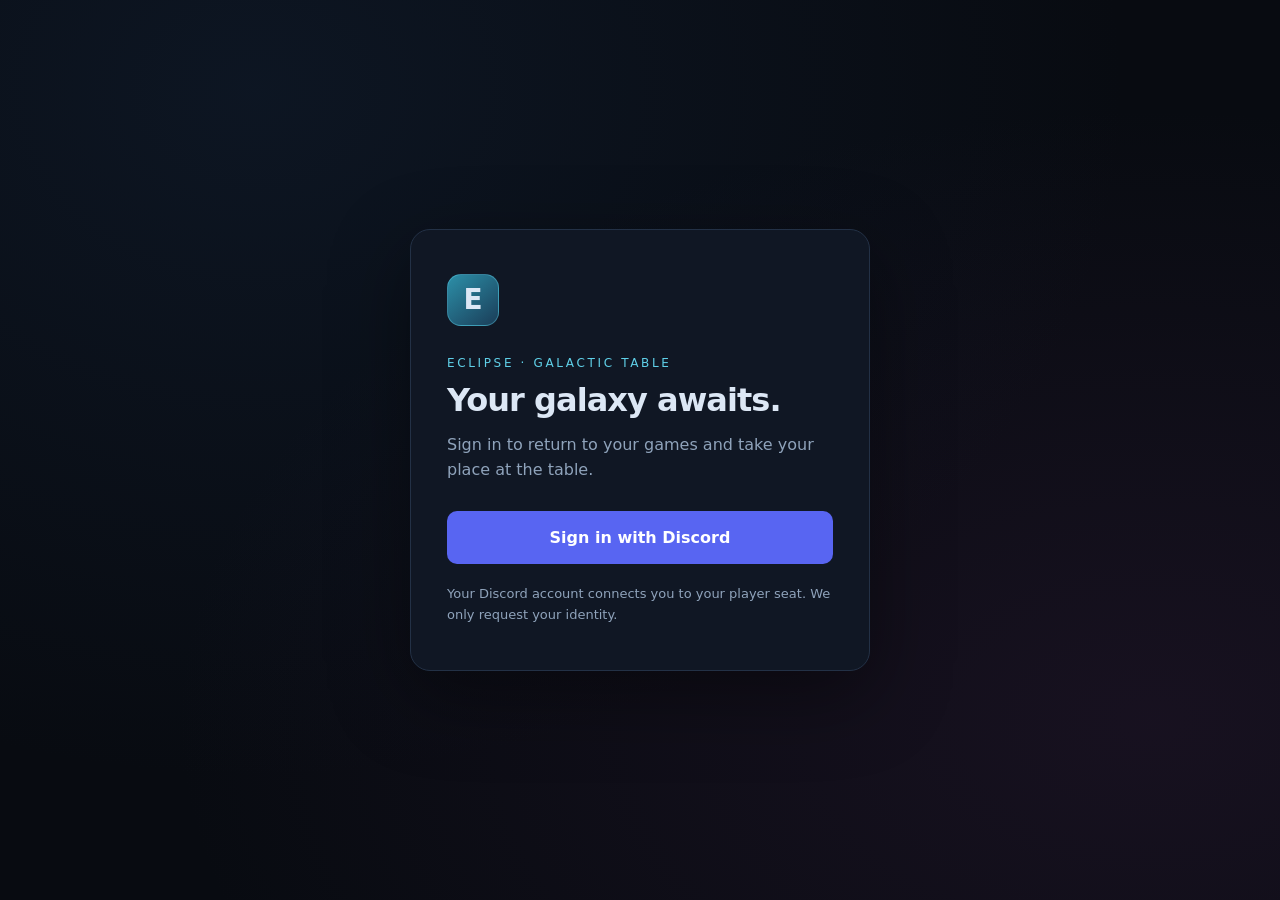
<file: webui/static/login.html>
<!doctype html>
<html lang="en"><head><meta charset="utf-8"><meta name="viewport" content="width=device-width, initial-scale=1">
<title>Eclipse — Sign in</title>
<style>
:root{color-scheme:dark}*{box-sizing:border-box}body{margin:0;min-height:100svh;display:grid;place-items:center;padding:24px;background:radial-gradient(ellipse at 20% 10%,#172b4655,transparent 60%),radial-gradient(ellipse at 90% 80%,#42224944,transparent 60%),#080b11;color:#dce7f5;font:16px/1.6 "Segoe UI",system-ui,sans-serif}main{width:100%;max-width:460px;padding:44px 36px;border:1px solid #233146;border-radius:20px;background:#101724;box-shadow:0 24px 80px #0006}.mark{display:grid;place-items:center;width:52px;height:52px;border:1px solid #5fd0e866;border-radius:14px;background:linear-gradient(140deg,#2c8fa8,#1a3d58);font-size:28px;font-weight:700}.eyebrow{margin:28px 0 8px;color:#5fd0e8;font-size:12px;letter-spacing:.22em;text-transform:uppercase}h1{margin:0 0 12px;font-size:32px;line-height:1.2;letter-spacing:-.03em}p{color:#8fa3bb;margin:0 0 28px}.login{display:block;padding:14px 20px;border-radius:10px;background:#5865f2;color:white;text-align:center;font-weight:650;text-decoration:none;transition:background .15s}.login:hover{background:#6975ff}.login:focus-visible{outline:3px solid #5fd0e8;outline-offset:4px}.footnote{margin:20px 0 0;font-size:13px;color:#8fa3bb}@media(max-width:480px){main{padding:32px 24px}}
</style></head><body><main><div class="mark" aria-hidden="true">E</div><p class="eyebrow">Eclipse · Galactic table</p><h1>Your galaxy awaits.</h1><p>Sign in to return to your games and take your place at the table.</p><a class="login" href="/auth/login">Sign in with Discord</a><p class="footnote">Your Discord account connects you to your player seat. We only request your identity.</p></main></body></html>
</file>
